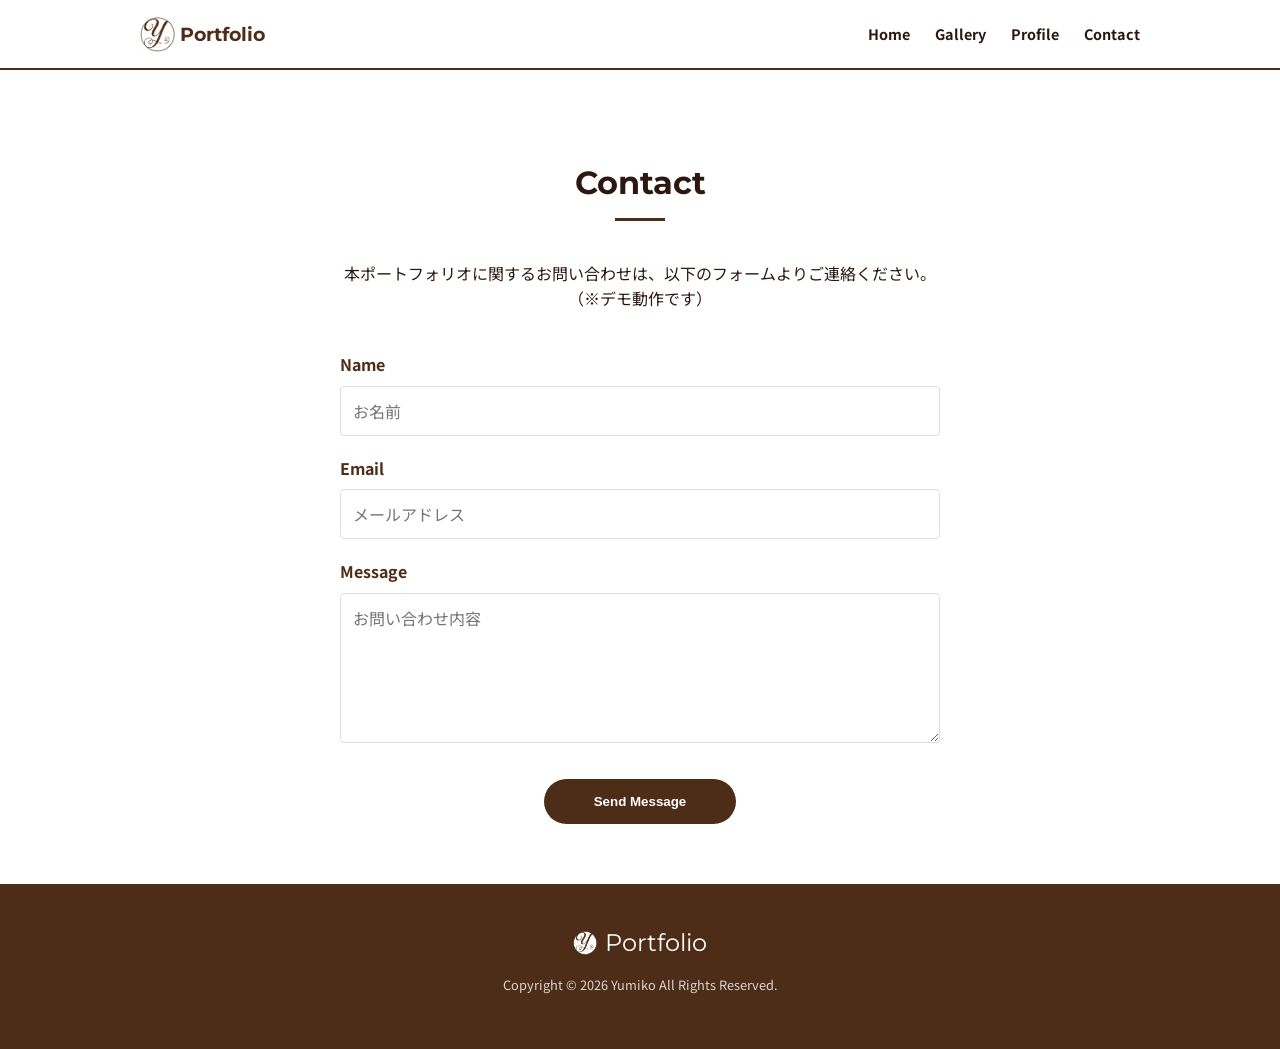
<file: contact.html>
<!DOCTYPE html>
<html lang="ja">
<head>
    <meta charset="UTF-8">
    <meta name="viewport" content="width=device-width, initial-scale=1.0">
    <link rel="shortcut icon" href="images/icon_y_2.png">
    <title>Contact | Portfolio</title>

    <link rel="preconnect" href="https://fonts.googleapis.com">
    <link rel="preconnect" href="https://fonts.gstatic.com" crossorigin>
    <link href="https://fonts.googleapis.com/css2?family=Montserrat:wght@700&family=Noto+Sans+JP:wght@400;700&display=swap" rel="stylesheet">

    <link rel="stylesheet" href="css/style.css">
</head>

<body>

    <header class="header">
        <div class="container">
            <!-- logo -->
            <h1 class="header__logo">
                <a href="index.html">
                    <img src="images/icon_y_2.png" alt="Logo" class="header__logo-img">
                    <span class="header__logo-text">Portfolio</span>
                </a>
            </h1>

            <button class="header__hamburger" id="js-hamburger" aria-label="メニュー開閉">
                <span></span>
                <span></span>
                <span></span>
            </button>

            <!-- nav -->
            <nav class="header__nav" id="js-nav">
                <ul class="header__list">
                    <li><a href="index.html" class="header__link">Home</a></li>
                    <li><a href="index.html#gallery" class="header__link">Gallery</a></li>
                    <li><a href="index.html#profile" class="header__link">Profile</a></li>
                    <li><a href="#" class="header__link">Contact</a></li>
                </ul>
            </nav>
        </div>
    </header>

    <main>
        <section class="contact section is-show">
            <div class="container">
                <h2 class="section__title">Contact</h2>

                <form action="#" method="post" class="contact__form" id="contact-form">
                    <p class="contact__message">
                        本ポートフォリオに関するお問い合わせは、以下のフォームよりご連絡ください。<br>（※デモ動作です）
                    </p>
                    <div class="contact__item">
                        <label for="name" class="contact__label">Name</label>
                        <input type="text" id="name" name="name" class="contact__input" placeholder="お名前" required>
                    </div>
                    <div class="contact__item">
                        <label for="email" class="contact__label">Email</label>
                        <input type="email" id="email" name="email" class="contact__input" placeholder="メールアドレス" required>
                    </div>
                    <div class="contact__item">
                        <label for="message" class="contact__label">Message</label>
                        <textarea id="message" name="message" class="contact__textarea" placeholder="お問い合わせ内容" required></textarea>
                    </div>
                    <div class="contact__btn-area">
                        <button type="submit" class="contact__btn">Send Message</button>
                    </div>
                </form>

                <div id="contact-thanks" class="contact__thanks">
                    <h3>Thank You!</h3>
                    <p>メッセージは送信されました（※デモ動作です）。<br>内容を確認後、折り返しご連絡いたします。</p>
                    <a href="index.html" class="contact__btn">Topに戻る</a>
                </div>
            </div>
        </section>
    </main>

    <footer class="footer">
        <div class="container">
            <div class="footer__content">
                <div class="footer__logo">
                    <img src="images/icon_y_2.png" alt="" class="footer__logo-img">
                    <span class="footer__logo-text">Portfolio</span>
                </div>
                <p class="footer__copyright">Copyright &copy; 2026 Yumiko All Rights Reserved.</p>
            </div>
        </div>
    </footer>

    <!--
    JavaScripts
     -->
    <script src="https://code.jquery.com/jquery-3.7.1.min.js"></script>
    <script src="js/main.js"></script>

</body>
</html>
</file>
<file: css/style.css>
.header {
  background-color: #fff;
  position: fixed;
  top: 0;
  left: 0;
  width: 100%;
  height: 70px;
  border-bottom: 2px solid #4d2d18;
  box-sizing: border-box;
  z-index: 1000;
}
.header .container {
  height: 100%;
  display: flex;
  justify-content: space-between;
  align-items: center;
}
.header__logo {
  margin: 0;
}
.header__logo a {
  display: flex;
  align-items: center;
  text-decoration: none;
  color: #4d2d18;
}
.header__logo-text {
  font-family: "Montserrat", sans-serif;
  font-size: 1.2rem;
}
.header__logo-img {
  width: 35px;
  height: auto;
  vertical-align: middle;
  margin-right: 5px;
}
.header__hamburger {
  display: none;
}
@media (max-width: 768px) {
  .header__hamburger {
    display: block;
    position: relative;
    width: 30px;
    height: 24px;
    background: none;
    border: none;
    cursor: pointer;
    z-index: 1100;
  }
  .header__hamburger span {
    display: block;
    position: absolute;
    width: 100%;
    height: 2px;
    background-color: #4d2d18;
    transition: all 0.3s;
  }
  .header__hamburger span:nth-child(1) {
    top: 0;
  }
  .header__hamburger span:nth-child(2) {
    top: 11px;
  }
  .header__hamburger span:nth-child(3) {
    bottom: 0;
  }
  .header__hamburger.is-active span:nth-child(1) {
    transform: translateY(11px) rotate(45deg);
  }
  .header__hamburger.is-active span:nth-child(2) {
    opacity: 0;
  }
  .header__hamburger.is-active span:nth-child(3) {
    transform: translateY(-11px) rotate(-45deg);
  }
}
@media (max-width: 768px) {
  .header__nav {
    position: fixed;
    top: 0;
    right: -100%;
    width: 100%;
    height: 100vh;
    background-color: rgba(255, 255, 255, 0.95);
    transition: all 0.4s;
    z-index: 1050;
  }
  .header__nav.is-active {
    right: 0;
  }
}
.header__list {
  display: flex;
  list-style: none;
  margin: 0;
  padding: 0;
}
.header__list li {
  margin-left: 25px;
}
@media (max-width: 768px) {
  .header__list {
    flex-direction: column;
    justify-content: center;
    align-items: center;
    height: 100%;
  }
  .header__list li {
    margin: 20px 0;
    margin-left: 0;
  }
}
.header__link {
  text-decoration: none;
  color: #2c1810;
  font-weight: bold;
  font-size: 0.9rem;
  transition: color 0.3s;
}
@media (hover: hover) {
  .header__link:hover {
    color: #d4a373;
  }
}
@media (max-width: 768px) {
  .header__link {
    font-size: 1.5rem;
  }
}

.footer {
  background-color: #4d2d18;
  color: #fff;
  padding: 40px 0;
  text-align: center;
}
.footer__logo {
  display: flex;
  justify-content: center;
  align-items: center;
  margin-bottom: 10px;
}
.footer__logo-img {
  width: 24px;
  height: 24px;
  margin-right: 8px;
  -o-object-fit: cover;
     object-fit: cover;
}
.footer__logo-text {
  font-family: "Montserrat", sans-serif;
  font-size: 1.5rem;
  color: #fff;
}
.footer__copyright {
  font-size: 0.8rem;
  opacity: 0.8;
}

body {
  margin: 0;
  padding-top: 70px;
  font-family: "Noto Sans JP", sans-serif;
  background-color: #fdfaf7;
  color: #2c1810;
  line-height: 1.6;
}

h1, h2, h3 {
  font-family: "Montserrat", sans-serif;
}

.container {
  max-width: 1000px;
  margin: 0 auto;
  padding: 0 20px;
}

.section {
  padding: 60px 0;
  scroll-margin-top: 30px;
}
.section__title {
  text-align: center;
  font-size: 2rem;
  margin-bottom: 40px;
  position: relative;
}
.section__title::after {
  content: "";
  display: block;
  width: 50px;
  height: 3px;
  background: #4d2d18;
  margin: 10px auto 0;
}
.section {
  opacity: 0;
  transform: translateY(30px);
  transition: all 0.8s ease;
}
.section.is-show {
  opacity: 1;
  transform: translateY(0);
}

.main-visual {
  width: 100%;
  overflow: hidden;
  margin-top: 30px;
  padding: 50px 0;
}

.main-slider__item {
  padding: 0;
  margin: 0 auto;
  height: 60vh;
}
.main-slider__item img {
  width: 100%;
  height: 100%;
  -o-object-fit: cover;
     object-fit: cover;
  border-radius: 10px;
}
.main-slider .slick-slide {
  opacity: 0.3;
  transition: opacity 0.4s, transform 0.4s;
  transform: scale(0.9);
}
.main-slider .slick-center {
  opacity: 1;
  transform: scale(1);
}
.main-slider .slick-prev, .main-slider .slick-next {
  z-index: 10;
  width: 40px;
  height: 40px;
}
.main-slider .slick-prev::before, .main-slider .slick-next::before {
  color: #4d2d18;
  font-size: 20px;
  opacity: 1;
}
.main-slider .slick-prev {
  left: 15%;
}
@media (max-width: 768px) {
  .main-slider .slick-prev {
    left: 2%;
  }
}
.main-slider .slick-next {
  right: 15%;
}
@media (max-width: 768px) {
  .main-slider .slick-next {
    right: 2%;
  }
}

.gallery__tabs {
  display: flex;
  justify-content: center;
  align-items: center;
  list-style: none;
  padding: 0;
  margin-bottom: 30px;
}
.gallery__tab {
  cursor: pointer;
  padding: 10px 25px;
  border: 1px solid #4d2d18;
  border-radius: 10px;
  color: #4d2d18;
  margin: 0 5px;
  transition: all 0.3s;
}
.gallery__tab.is-active {
  background: #4d2d18;
  color: #fff;
  cursor: default;
}
@media (hover: hover) {
  .gallery__tab:not(.is-active):hover {
    background-color: rgba(77, 45, 24, 0.1);
  }
}
.gallery__list {
  display: flex;
  flex-wrap: wrap;
  gap: 20px;
  padding: 0;
}
.gallery__item {
  background: #fff;
  border-radius: 10px;
  overflow: hidden;
  box-shadow: 0 4px 12px rgba(0, 0, 0, 0.1);
  transition: transform 0.3s ease, box-shadow 0.3s ease;
  width: calc(33.333% - 13.3333333333px);
}
@media (max-width: 768px) {
  .gallery__item {
    width: calc(50% - 10px);
  }
}
@media (max-width: 480px) {
  .gallery__item {
    width: 100%;
  }
}
.gallery__item a {
  text-decoration: none;
  color: inherit;
  display: block;
}
@media (hover: hover) {
  .gallery__item:hover {
    transform: translateY(-5px);
    box-shadow: 0 8px 20px rgba(0, 0, 0, 0.15);
  }
}
.gallery__image {
  width: 100%;
  aspect-ratio: 16/9;
  background: #ddd;
  display: flex;
  align-items: center;
  justify-content: center;
  color: #888;
  font-size: 0.9rem;
}
.gallery__image img {
  width: 100%;
  height: auto;
  display: block;
}
.gallery__name {
  padding: 15px;
  margin: 0;
  font-size: 1.1rem;
  text-align: center;
  color: #2c1810;
}

.contact {
  background-color: #fff;
}
.contact__message {
  text-align: center;
  margin-bottom: 40px;
}
.contact__form {
  max-width: 600px;
  margin: 0 auto;
}
.contact__item {
  margin-bottom: 20px;
}
.contact__label {
  display: block;
  font-weight: bold;
  margin-bottom: 8px;
  color: #4d2d18;
}
.contact__input, .contact__textarea {
  width: 100%;
  padding: 12px;
  border: 1px solid #ddd;
  border-radius: 4px;
  box-sizing: border-box;
  font-family: inherit;
  font-size: 1rem;
}
.contact__input:focus, .contact__textarea:focus {
  outline: none;
  border-color: #d4a373;
  box-shadow: 0 0 5px rgba(212, 163, 115, 0.3);
}
.contact__textarea {
  height: 150px;
  resize: vertical;
}
.contact__btn-area {
  text-align: center;
  margin-top: 30px;
}
.contact__btn {
  background-color: #4d2d18;
  color: #fff;
  padding: 15px 50px;
  border: none;
  border-radius: 30px;
  font-weight: bold;
  cursor: pointer;
  transition: background-color 0.3s, transform 0.2s;
}
@media (hover: hover) {
  .contact__btn:hover {
    background-color: #d4a373;
    transform: translateY(-2px);
  }
}
.contact__thanks {
  display: none;
  text-align: center;
  padding: 40px 0;
}
.contact__thanks h3 {
  color: #4d2d18;
  margin-bottom: 15px;
}
.contact__thanks p {
  line-height: 1.8;
  margin-bottom: 25px;
}
.contact__thanks .contact__btn {
  display: inline-block;
  text-decoration: none;
  margin-top: 20px;
}/*# sourceMappingURL=style.css.map */
</file>
